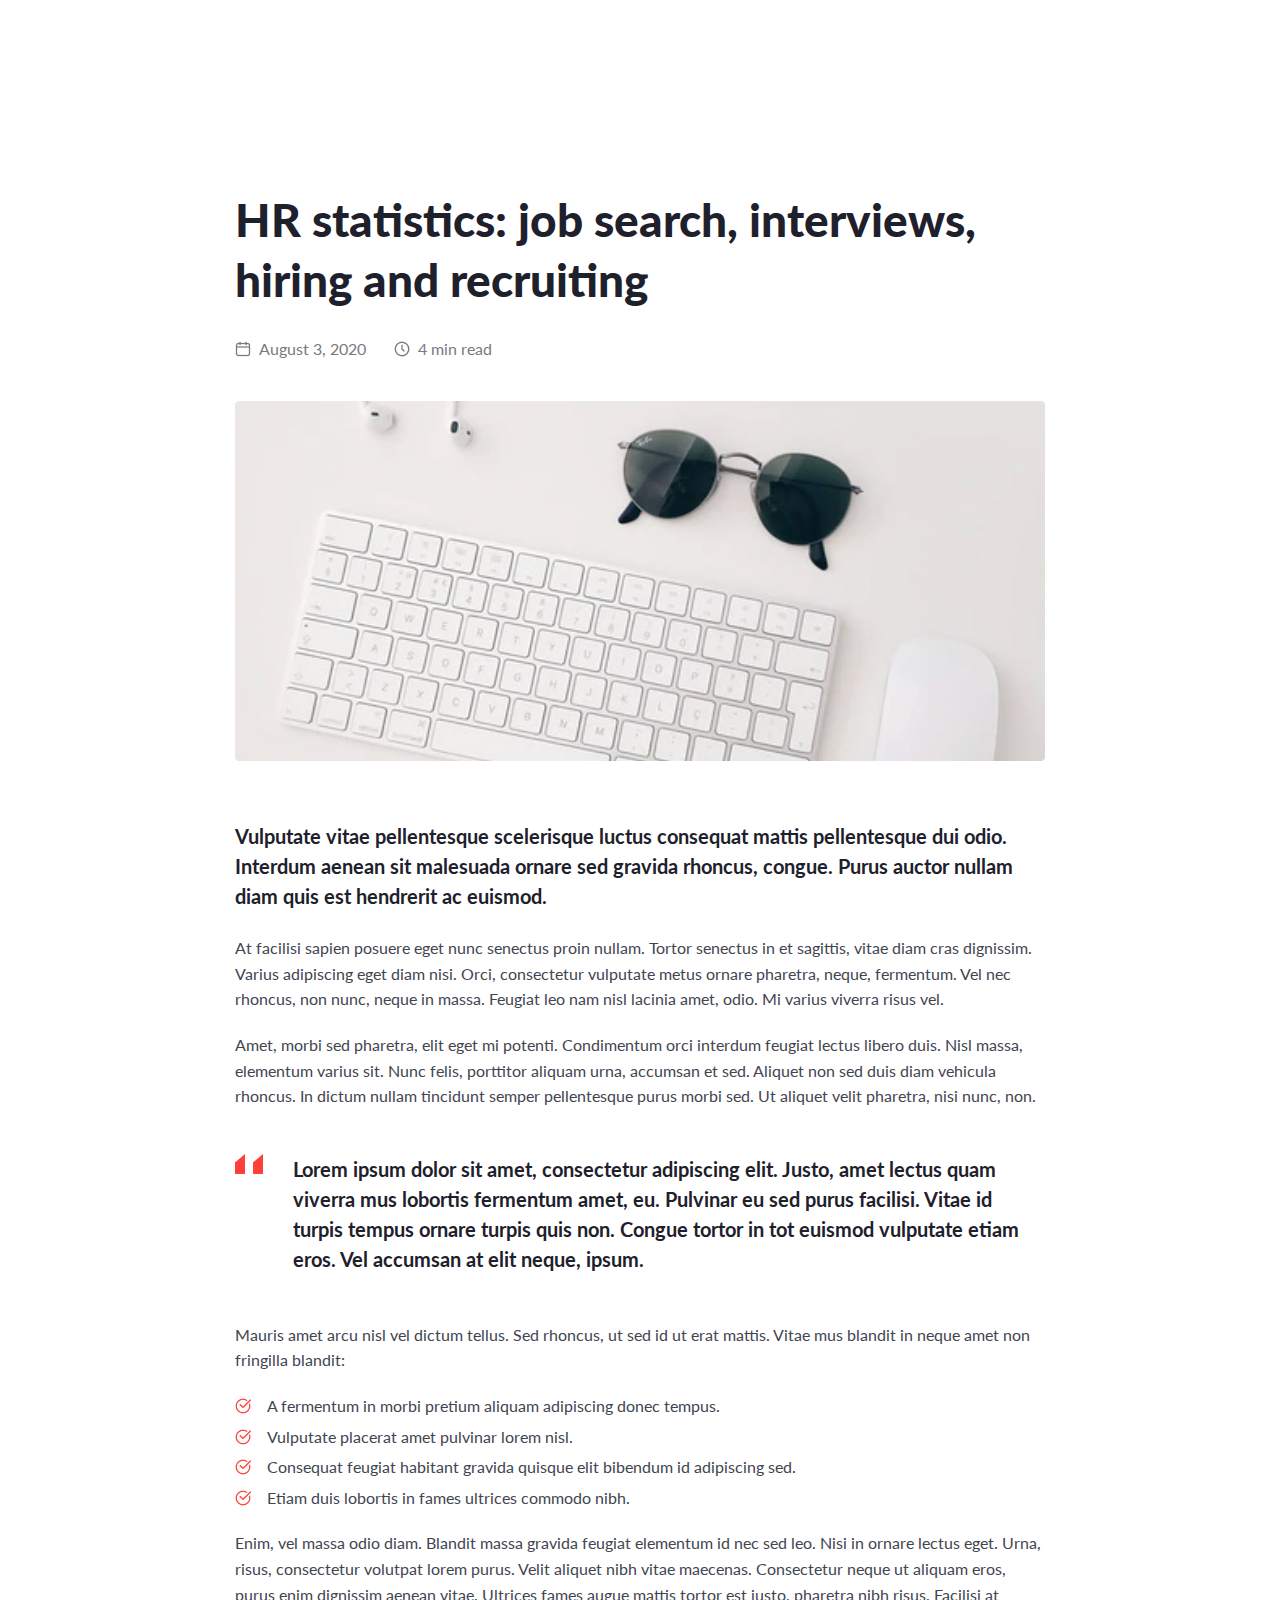
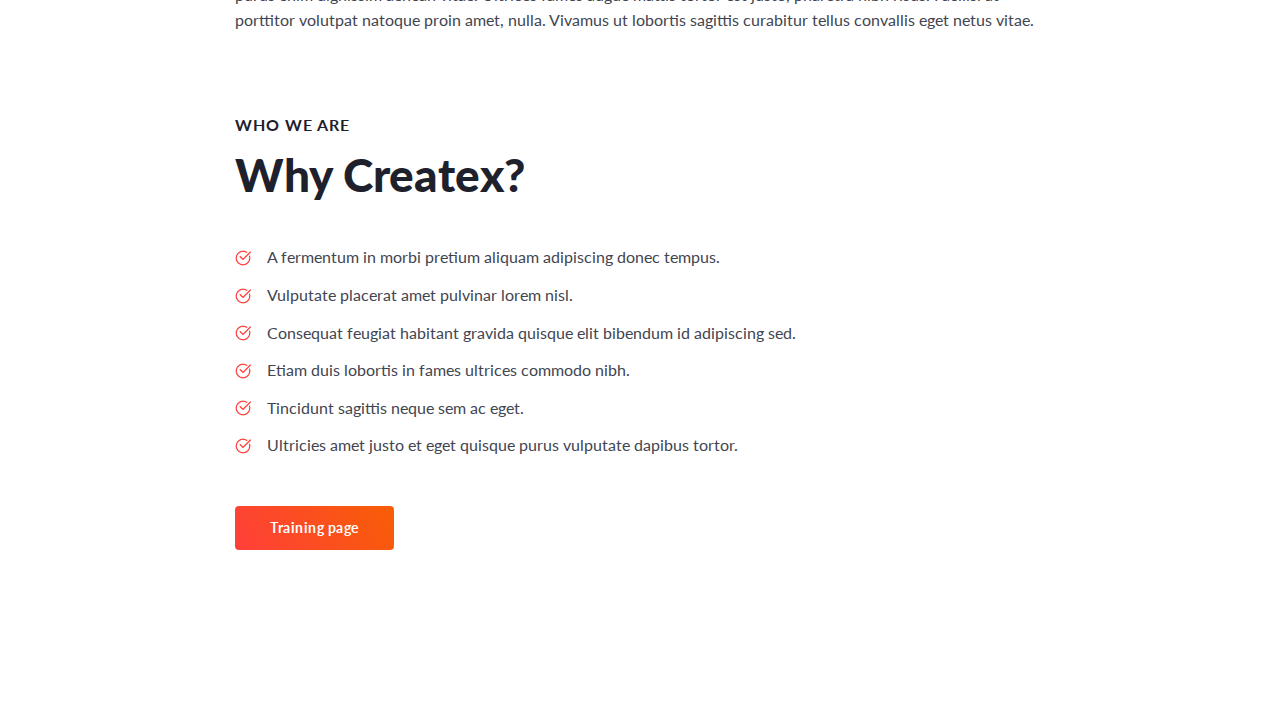
<file: index.html>
<!DOCTYPE html>
<html lang="en">

<head>
  <meta charset="UTF-8">
  <meta http-equiv="X-UA-Compatible" content="IE=edge">
  <meta name="viewport" content="width=device-width, initial-scale=1.0">
  <link rel="stylesheet" href="css/style.css">
  <title>Lesson 7</title>
</head>

<body>

  <div class="wrapper">
    <header class="header">
      <div class="header__container">
        <p class="header-text" hidden>Header</p>
      </div>
    </header>

    <main class="main">
      <div class="main__container">

        <div class="main-title">
          <h1 class="title-text">HR statistics: job search, interviews, hiring and recruiting</h1>
        </div>

        <div class="time-info">
          <div class="time-info-block">
            <p class="time-info-text info-text-calendar">August 3, 2020</p>
          </div>
          <div class="time-info-block">
            <p class="time-info-text info-text-clock">4 min read</p>
          </div>
        </div>

        <div class="img-block">
          <img src="img/index/image.jpg" alt="Keyboard on the table">
        </div>


        <div class="text-block">
          <h2 class="text-block-title">Vulputate vitae pellentesque scelerisque luctus consequat mattis pellentesque dui
            odio. Interdum aenean sit malesuada ornare sed gravida rhoncus, congue. Purus auctor nullam diam quis est
            hendrerit ac euismod. </h2>
          <p class="regular-text">At facilisi sapien posuere eget nunc senectus proin nullam. Tortor senectus in et
            sagittis, vitae diam cras dignissim. Varius adipiscing eget diam nisi. Orci, consectetur vulputate metus
            ornare pharetra, neque, fermentum. Vel nec rhoncus, non nunc, neque in massa. Feugiat leo nam nisl lacinia
            amet, odio. Mi varius viverra risus vel.</p>
          <p class="regular-text">Amet, morbi sed pharetra, elit eget mi potenti. Condimentum orci interdum feugiat
            lectus libero duis. Nisl massa, elementum varius sit. Nunc felis, porttitor aliquam urna, accumsan et sed.
            Aliquet non sed duis diam vehicula rhoncus. In dictum nullam tincidunt semper pellentesque purus morbi sed.
            Ut aliquet velit pharetra, nisi nunc, non.</p>
          <div class="quote">
            <p class="quote-text">Lorem ipsum dolor sit amet, consectetur adipiscing elit. Justo, amet lectus quam
              viverra mus lobortis fermentum amet, eu. Pulvinar eu sed purus facilisi. Vitae id turpis tempus ornare
              turpis quis non. Congue tortor in tot euismod vulputate etiam eros. Vel accumsan at elit neque, ipsum.</p>
          </div>
          <p class="regular-text">Mauris amet arcu nisl vel dictum tellus. Sed rhoncus, ut sed id ut erat mattis. Vitae
            mus blandit in neque amet non fringilla blandit:</p>
          <ul class="unordered-list">
            <li class="ul-list">A fermentum in morbi pretium aliquam adipiscing donec tempus.</li>
            <li class="ul-list">Vulputate placerat amet pulvinar lorem nisl.</li>
            <li class="ul-list">Consequat feugiat habitant gravida quisque elit bibendum id adipiscing sed.</li>
            <li class="ul-list">Etiam duis lobortis in fames ultrices commodo nibh.</li>
          </ul>
          <p class="regular-text">Enim, vel massa odio diam. Blandit massa gravida feugiat elementum id nec sed leo.
            Nisi in ornare lectus eget. Urna, risus, consectetur volutpat lorem purus. Velit aliquet nibh vitae
            maecenas. Consectetur neque ut aliquam eros, purus enim dignissim aenean vitae. Ultrices fames augue mattis
            tortor est justo, pharetra nibh risus. Facilisi at porttitor volutpat natoque proin amet, nulla. Vivamus ut
            lobortis sagittis curabitur tellus convallis eget netus vitae.</p>
        </div><!-- text-block -->

        <div class="why-createx-block">

          <h2 class="why-title">Who we are</h2>
          <p class="why-question">Why Createx?</p>

          <ul class="why-ul">
            <li class="why-item">A fermentum in morbi pretium aliquam adipiscing donec tempus.</li>
            <li class="why-item">Vulputate placerat amet pulvinar lorem nisl.</li>
            <li class="why-item">Consequat feugiat habitant gravida quisque elit bibendum id adipiscing sed.</li>
            <li class="why-item">Etiam duis lobortis in fames ultrices commodo nibh.</li>
            <li class="why-item">Tincidunt sagittis neque sem ac eget.</li>
            <li class="why-item">Ultricies amet justo et eget quisque purus vulputate dapibus tortor.</li>
          </ul>

          <div class="btn-block">
            <a href="training_lesson_7.html" class="btn">Training page</a>
          </div>
        </div><!-- why-createx-block -->
      </div><!-- main__container -->
    </main>

    <footer class="footer"></footer>
  </div>



</body>

</html>
</file>
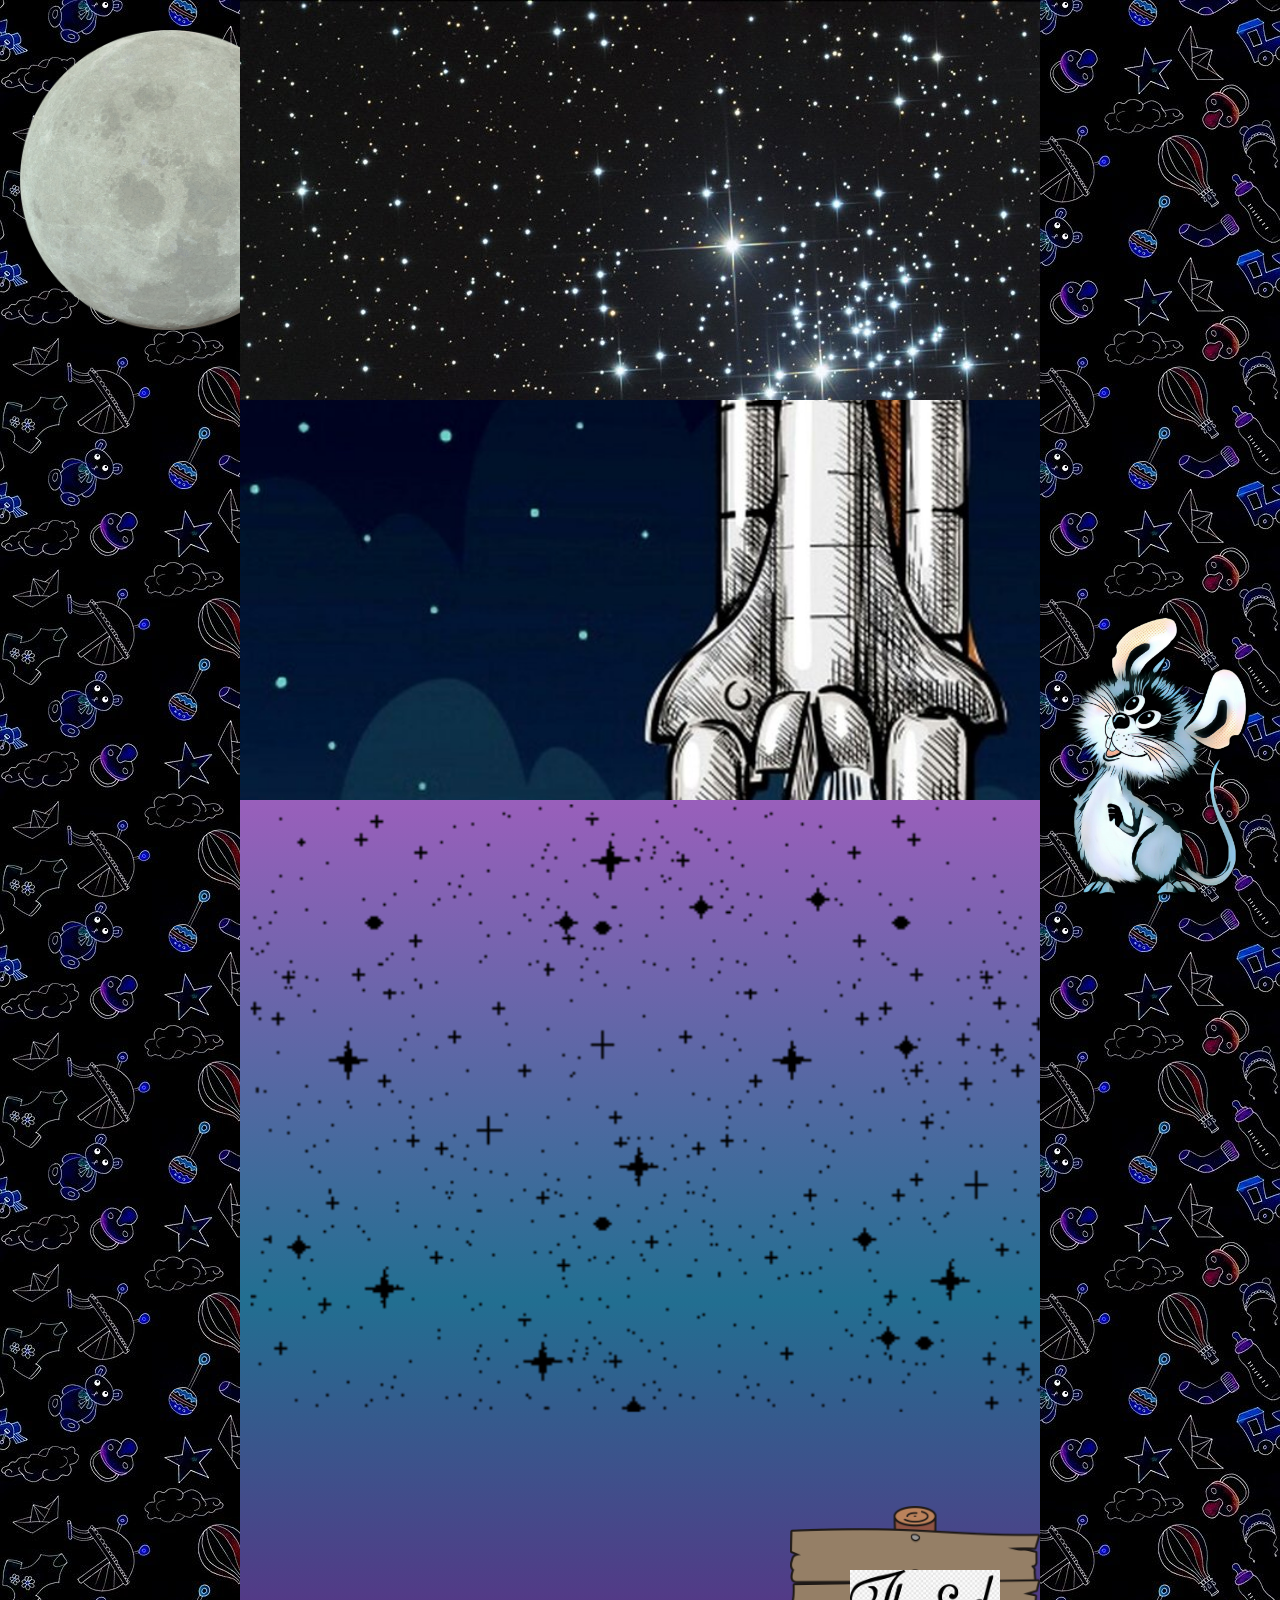
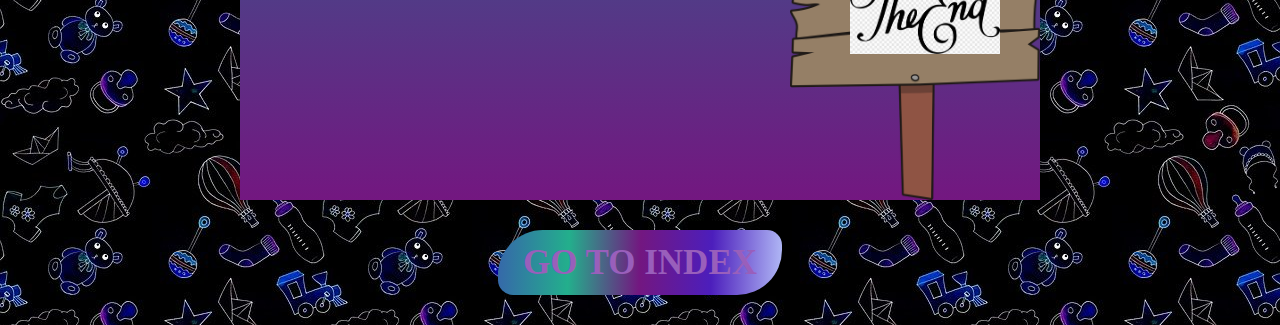
<file: training_lesson_7.html>
<!DOCTYPE html>
<html lang="zxx">

<head>
  <meta charset="UTF-8">
  <meta http-equiv="X-UA-Compatible" content="IE=edge">
  <meta name="viewport" content="width=device-width, initial-scale=1.0">
  <link rel="stylesheet" href="css/style_l7.css">
  <title>Lesson 7</title>
</head>

<body>
  <div class="wrapper">
    <header class="header">
      <div class="header__container">
        <div class="header-clouds">
          <p class="header-text">Lorem ipsum dolor sit amet consectetur, adipisicing elit. Quos iure unde vero adipisci
            asperiores molestiae. Neque quae voluptates ipsum quis adipisci modi necessitatibus debitis, veritatis omnis
            inventore magni. Dolorum, nihil.
            Sapiente quibusdam alias labore nam ipsum tempore amet, dolorem esse nesciunt quasi ducimus dignissimos
            doloribus, cum totam ex maxime illum, distinctio deleniti voluptates praesentium pariatur delectus ipsa.
            Voluptatem, quidem tempore?
            Fuga, dolor minus quae, facere sed, molestias quibusdam odit tenetur perferendis iusto quam a voluptatem
            optio officia est dolores alias qui. Harum laboriosam velit, soluta doloremque illum amet totam dolores.
            Harum laboriosam id quibusdam facilis quas officia reprehenderit ipsam et iusto totam officiis debitis hic
            suscipit quia, libero excepturi magni corrupti ducimus fugiat. Alias suscipit, dignissimos officia delectus
            cum praesentium.
            Fugiat deserunt voluptatibus rem quisquam illo possimus dolorem in laborum architecto corporis, repudiandae,
            quam dolores atque quidem ratione iste officiis molestias doloremque ipsa quas consequuntur est aperiam.
            Eos, nulla tempore.
            Quae excepturi iusto ea dicta fuga minima possimus, velit amet ullam quasi rem aliquam optio voluptatem
            beatae cupiditate, praesentium doloribus recusandae. Deserunt quasi aut nesciunt ab magni reiciendis
            distinctio! Vitae?Fugiat deserunt voluptatibus rem quisquam illo possimus dolorem in laborum architecto
            corporis, repudiandae, quam dolores atque quidem ratione iste officiis molestias doloremque ipsa quas
            consequuntur est aperiam. Eos, nulla tempore.
            Quae excepturi iusto ea dicta fuga minima possimus, velit amet ullam quasi rem aliquam optio voluptatem
            beatae cupiditate, praesentium doloribus recusandae. Deserunt quasi aut nesciunt ab magni reiciendis
            distinctio! Vitae?Fugiat deserunt voluptatibus rem quisquam illo possimus dolorem in laborum architecto
            corporis, repudiandae, quam dolores atque quidem ratione iste officiis molestias doloremque ipsa quas
            consequuntur est aperiam. Eos, nulla tempore.
            Quae excepturi iusto ea dicta fuga minima possimus, velit amet ullam quasi rem aliquam optio voluptatem
            beatae cupiditate, praesentium doloribus recusandae. Deserunt quasi aut nesciuFugiat deserunt voluptatibus
            rem quisquam illo possimus dolorem in laborum architecto corporis, repudiandae, quam dolores atque quidem
            ratione iste officiis molestias doloremque ipsa quas consequuntur est aperiam. Eos, nulla tempore.
            Quae excepturi iusto ea dicta fuga minima possimus, velit amet ullam quasi rem aliquam optio voluptatem
            beatae cupiditate, praesentium doloribus recusandae. Deserunt quasi aut nesciunt ab magni reiciendis
            distinctio! Vitae?Fugiat deserunt voluptatibus rem quisquam illo possimus dolorem in laborum architecto
            corporis, repudiandae, quam dolores atque quidem ratione iste officiis molestias doloremque ipsa quas
            consequuntur est aperiam. Eos, nulla tempore.
            Quae excepturi iusto ea dicta fuga minima possimus, velit amet ullam quasi rem aliquam optio voluptatem
            beatae cupiditate, praesentium doloribus recusandae. Deserunt quasi aut nesciunt ab magni reiciendis
            distinctio! Vitae?Fugiat deserunt voluptatibus rem quisquam illo possimus dolorem in laborum architecto
            corporis, repudiandae, quam dolores atque quidem ratione iste officiis molestias doloremque ipsa quas
            consequuntur est aperiam. Eos, nulla tempore.
            Quae excepturi iusto ea dicta fuga minima possimus, velit amet ullam quasi rem aliquam optio voluptatem
            beatae cupiditate, praesentium doloribus recusandae. Deserunt quasi aut nesciunt ab magni reiciendis
            distinctio! Vitae?Fugiat deserunt voluptatibus rem quisquam illo possimus dolorem in laborum architecto
            corporis, repudiandae, quam dolores atque quidem ratione iste officiis molestias doloremque ipsa quas
            consequuntur est aperiam. Eos, nulla tempore.
            Quae excepturi iusto ea dicta fuga minima possimus, velit amet ullam quasi rem aliquam optio voluptatem
            beatae cupiditate, praesentium doloribus recusandae. Deserunt quasi aut nesciunt ab magni reiciendis
            distinctio! Vitae?Fugiat deserunt voluptatibus rem quisquam illo possimus dolorem in laborum architecto
            corporis, repudiandae, quam dolores atque quidem ratione iste officiis molestias doloremque ipsa quas
            consequuntur est aperiam. Eos, nulla tempore.
            Quae excepturi iusto ea dicta fuga minima possimus, velit amet ullam quasi rem aliquam optio voluptatem
            beatae cupiditate, praesentium doloribus recusandae. Deserunt quasi aut nesciunt ab magni reiciendis
            distinctio! Vitae?nt ab magni reiciendis distinctio! Vitae?Fugiat deserunt voluptatibus rem quisquam illo
            possimus dolorem in laborum architecto corporis, repudiandae, quam dolores atque quidem ratione iste
            officiis molestias doloremque ipsa quas consequuntur est aperiam. Eos, nulla tempore.
            Quae excepturi iusto ea dicta fuga minima possimus, velit amet ullam quasi rem aliquam optio voluptatem
            beatae cupiditate, praesentium doloribus recusandae. Deserunt quasi aut nesciunt ab magni reiciendis
            distinctio! Vitae?Fugiat deserunt voluptatibus rem quisquam illo possimus dolorem in laborum architecto
            corporis, repudiandae, quam dolores atque quidem ratione iste officiis molestias doloremque ipsa quas
            consequuntur est aperiam. Eos, nulla tempore.
            Quae excepturi iusto ea dicta fuga minima possimus, velit amet ullam quasi rem aliquam optio voluptatem
            beatae cupiditate, praesentium doloribus recusandae. Deserunt quasi aut nesciunt ab magni reiciendis
            distinctio! Vitae?
            At laudantium officia distinctio itaque ad reprehenderit commodi sint consequuntur? Eaque libero fuga
            mollitia repellendus quaerat quod ipsum, autem non nemo eligendi magni commodi quasi debitis aspernatur nam
            illum veritatis.
            Quae soluta id neque molestias delectus eaque eius sit earum debitis iste optio, placeat ipsam dolorum
            tempore sed veritatis ab eos labore cum, unde velit quaerat ullam vel. Assumenda, nam?
            Nisi nostrum, id nobis possimus sint labore saepe? Cumque tenetur expedita quibusdam ratione! Quisquam
            incidunt praesentium ea ex labore libero eos tenetur. Sit at eum sed nam alias perferendis ratione?
            A dolorum repellat blanditiis laboriosam vero, facilis cum, omnis, similique impedit dolorem doloremque
            perspiciatis ducimus suscipit! Itaque reprehenderit quas ducimus saepe ipsam quo in sed neque. Quae vero
            laudantium reiciendis!</p>
        </div>
      </div>
    </header>

    <main class="main">
      <div class="main__container">
        <div class="main-block"></div>
        <div class="main-block-2"></div>
      </div>
    </main>

    <footer class="footer">
      <div class="footer__container">
        <a href="index.html" class="footer-btn">Go to Index</a>
      </div>
    </footer>
  </div>
</body>

</html>
</file>
<file: css/style.css>
@import "null.css";
@import url("https://fonts.googleapis.com/css?family=Lato:400,700,900&display=swap");

/* Universal attributes */

body {
  font-family: Lato, sans-serif;
  font-weight: 400;
  font-style: normal;
  font-size: 16px;
  color: #424551;
  line-height: 1.6;
}

.wrapper {
  overflow: hidden;
  min-height: 100%;
}

[class*="__container"] {
  margin: 0 auto;
  max-width: 840px;
  padding: 0 15px;
}

/* other attributes */

/* header attributes */

.header {
  min-height: 170px;
  margin-bottom: 20px;
}

/* main attributes */

.main-title {
  margin-bottom: 26px;
}
.title-text {
  font-weight: 900;
  font-size: 46px;
  line-height: 1.3;
  color: #1e212c;
}

.time-info {
  margin-bottom: 40px;
}
.time-info-block {
  display: inline-block;
  margin-right: 24px;
}
.time-info-text {
  padding-left: 24px;
  color: #787a80;
}

.info-text-calendar {
  background: url("../img/index/calendar-icon.png") 0 5px / auto no-repeat;
}

.info-text-clock {
  background: url("../img/index/clock-icon.png") 0 5px / auto no-repeat;
}

.img-block {
  margin-bottom: 60px;
}

.text-block {
  margin-bottom: 80px;
}
.text-block-title {
  font-weight: 700;
  font-size: 20px;
  line-height: 1.5;
  color: #1e212c;

  margin-bottom: 24px;
}
.regular-text {
  margin-bottom: 20px;
}
.quote {
  margin-bottom: 48px;
  padding-top: 25px;
}
.quote-text {
  font-weight: 700;
  font-size: 20px;
  line-height: 1.5;
  color: #1e212c;

  padding-left: 58px;
  background: url("../img/index/braces.png") 0 0 / auto no-repeat;
}
.unordered-list {
  margin-bottom: 20px;
}
.ul-list {
  padding-left: 32px;
  background: url("../img/index/check-mack.png") 0 5px / auto no-repeat;
  margin-bottom: 5px;
}

.why-createx-block {
  margin-bottom: 80px;
}
.why-title {
  font-weight: 700;
  line-height: 1.5;
  letter-spacing: 1px;
  text-transform: uppercase;
  color: #1e212c;

  margin-bottom: 8px;
}
.why-question {
  font-weight: 900;
  font-size: 46px;
  line-height: 1.3;
  color: #1e212c;

  margin-bottom: 40px;
}

.why-ul {
  margin-bottom: 48px;
}

.why-item {
  padding-left: 32px;
  margin-bottom: 12px;

  background: url("../img/index/check-mack.png") 0 5.5px / auto no-repeat;
}

.btn-block {
}

.btn {
  display: inline-block;
  min-height: 44px;
  max-width: 160px;
  font-weight: 700;
  font-size: 14px;
  line-height: 3.14;
  letter-spacing: 0.5px;
  color: #ffffff;

  background: linear-gradient(55.95deg, #ff3f3a 0%, #f75e05 100%);
  border-radius: 4px;
  padding: 0px 35px;
}

/* footer attributes */

.footer {
  min-height: 80px;
}
</file>
<file: css/style_l7.css>
@import "null.css";

/* universal attributes */

.wrapper {
  min-height: 100%;
  overflow: hidden;
  background: url("../img/training_l7/moon.png") 20px 30px / 300px auto no-repeat fixed,
    url("../img/training_l7/mouse.png") right bottom / 300px auto no-repeat fixed,
    url("../img/training_l7/bg-for-wrapper.jpg") 0 0 / auto auto repeat;
}

[class*="__container"] {
  max-width: 830px;
  padding: 0 15px;
  margin: 0 auto;
}

/* other attributes */

/* header attributes */

.header-clouds {
  overflow-y: scroll;
  max-height: 400px;
  background: url("../img/training_l7/stars.jpg") 0 0 / auto auto repeat local;
}

.header-text {
  opacity: 0;
}

/* main attributes */

.main {
  margin-bottom: 30px;
}

.main-block {
  min-height: 400px;
  background: url("../img/training_l7/rocket.jfif") 220px -29px / 1200px auto no-repeat fixed;
}

.main-block-2 {
  min-height: 1000px;
  background: url("../img/training_l7/the-end.jfif") 610px 770px / 150px auto no-repeat,
    url("../img/training_l7/stars.png") -39px -136px / 888px auto no-repeat,
    url("../img/training_l7/an-array-of.png") right bottom / 250px auto no-repeat,
    linear-gradient(180deg, #995fbb, #226f91, #731780);
}

/* footer attributes */

.footer__container {
  text-align: center;
  margin-bottom: 30px;
}

.footer-btn {
  display: inline-block;
  padding: 15px 25px;
  border-radius: 45px 15px 45px 15px;
  font-size: 35px;
  font-weight: 900;
  text-transform: uppercase;

  color: #995fbb;
  background: linear-gradient(92deg, #3667aa, #23af8c, #731780, #4c1ebc, #b1b9f6);
}
</file>
